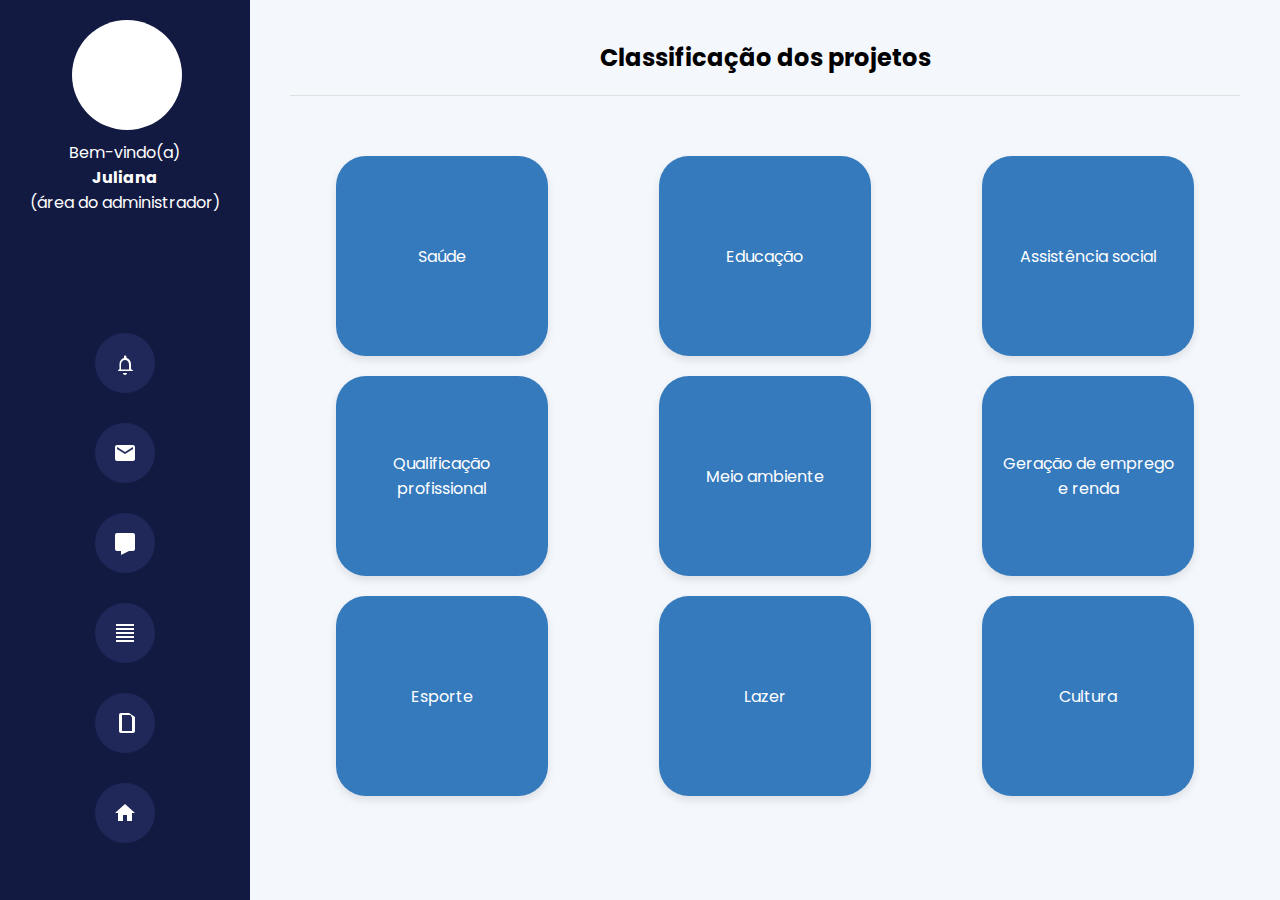
<file: adm.html>
<!DOCTYPE html>
<html lang="pt-BR">
<head>
    <meta charset="UTF-8">
    <meta name="viewport" content="width=device-width, initial-scale=1.0">
    <title>Classificação dos Projetos</title>
    <link rel="stylesheet" href="adm.css">
</head>
<body>
    <div class="container">
        <div class="sidebar">
            <div class="profile">
                <div class="profile-pic"></div>
                <p>Bem-vindo(a)<br><strong>Juliana</strong><br>(área do administrador)</p>
            </div>
            <nav class="nav">
                <a href="/site/not.html" class="nav-item">
                    <!-- Notificação -->
                    <svg xmlns="http://www.w3.org/2000/svg" fill="white" viewBox="0 0 24 24" width="24px" height="24px">
                        <path d="M12 24c1.1 0 2-.9 2-2h-4c0 1.1.9 2 2 2zm6-6v-5c0-2.8-1.9-5.2-4.5-5.9V6c0-.8-.7-1.5-1.5-1.5S11 5.2 11 6v1.1C8.4 7.8 6.5 10.2 6.5 13v5l-1.5 1.5v.5h15v-.5L18 18zm-2 .5h-8v-5c0-2.5 1.8-4.5 4-4.5s4 2 4 4.5v5z"/>
                    </svg>
                </a>
                <a href="/site/email.html" class="nav-item">
                    <!-- Email -->
                    <svg xmlns="http://www.w3.org/2000/svg" fill="white" viewBox="0 0 24 24" width="24px" height="24px">
                        <path d="M20 4H4c-1.1 0-2 .9-2 2v12c0 1.1.9 2 2 2h16c1.1 0 2-.9 2-2V6c0-1.1-.9-2-2-2zm0 4l-8 5-8-5V6l8 5 8-5v2z"/>
                    </svg>
                </a>
                <a href="/site/chat.html" class="nav-item">
                    <!-- Chatbox -->
                    <svg xmlns="http://www.w3.org/2000/svg" fill="white" viewBox="0 0 24 24" width="24px" height="24px">
                        <path d="M20 2H4c-1.1 0-2 .9-2 2v14c0 1.1.9 2 2 2h4v4l8-4h4c1.1 0 2-.9 2-2V4c0-1.1-.9-2-2-2z"/>
                    </svg>
                </a>
                <a href="/site/adm.html" class="nav-item">
                    <!-- Planilha -->
                    <svg xmlns="http://www.w3.org/2000/svg" fill="white" viewBox="0 0 24 24" width="24px" height="24px">
                        <path d="M3 3h18v2H3V3zm0 16h18v2H3v-2zm0-12h18v2H3v-2zm0 8h18v2H3v-2zm0-4h18v2H3v-2z"/>
                    </svg>
                </a>
                <a href="/site/docs.html" class="nav-item">
                    <!-- Documento -->
                    <svg xmlns="http://www.w3.org/2000/svg" fill="white" viewBox="0 0 24 24" width="24px" height="24px">
                        <path d="M20 2H8c-1.1 0-2 .9-2 2v16c0 1.1.9 2 2 2h12c1.1 0 2-.9 2-2V6l-6-4zm-1 18H9V4h8.5L19 6.5V20z"/>
                    </svg>
                </a>
                <a href="/site/index.html" class="nav-item">
                    <!-- Home -->
                    <svg xmlns="http://www.w3.org/2000/svg" fill="white" viewBox="0 0 24 24" width="24px" height="24px">
                        <path d="M10 20v-6h4v6h5v-8h3L12 3 2 12h3v8z"/>
                    </svg>
                </a>
            </nav>
        </div>
        <div class="main-content">
            <h1>Classificação dos projetos</h1>
            <div class="cards">
                <div class="card"> <a href="/projs.html" ">Saúde</a></div>
                <div class="card"> <a href="/projs.html" >Educação</a></div>
                <div class="card"> <a href="/projs.html" >Assistência social</a></div>
                <div class="card"> <a href="/projs.html" >Qualificação profissional</a></div>
                <div class="card"> <a href="/projs.html" >Meio ambiente</a></div>
                <div class="card"> <a href="/projs.html" >Geração de emprego e renda</a></div>
                <div class="card"> <a href="/projs.html" >Esporte</a></div>
                <div class="card"> <a href="/projs.html" >Lazer</a></div>
                <div class="card"> <a href="/projs.html" >Cultura</a></div>
            </div>
        </div>
    </div>
</body>
</html>
</file>
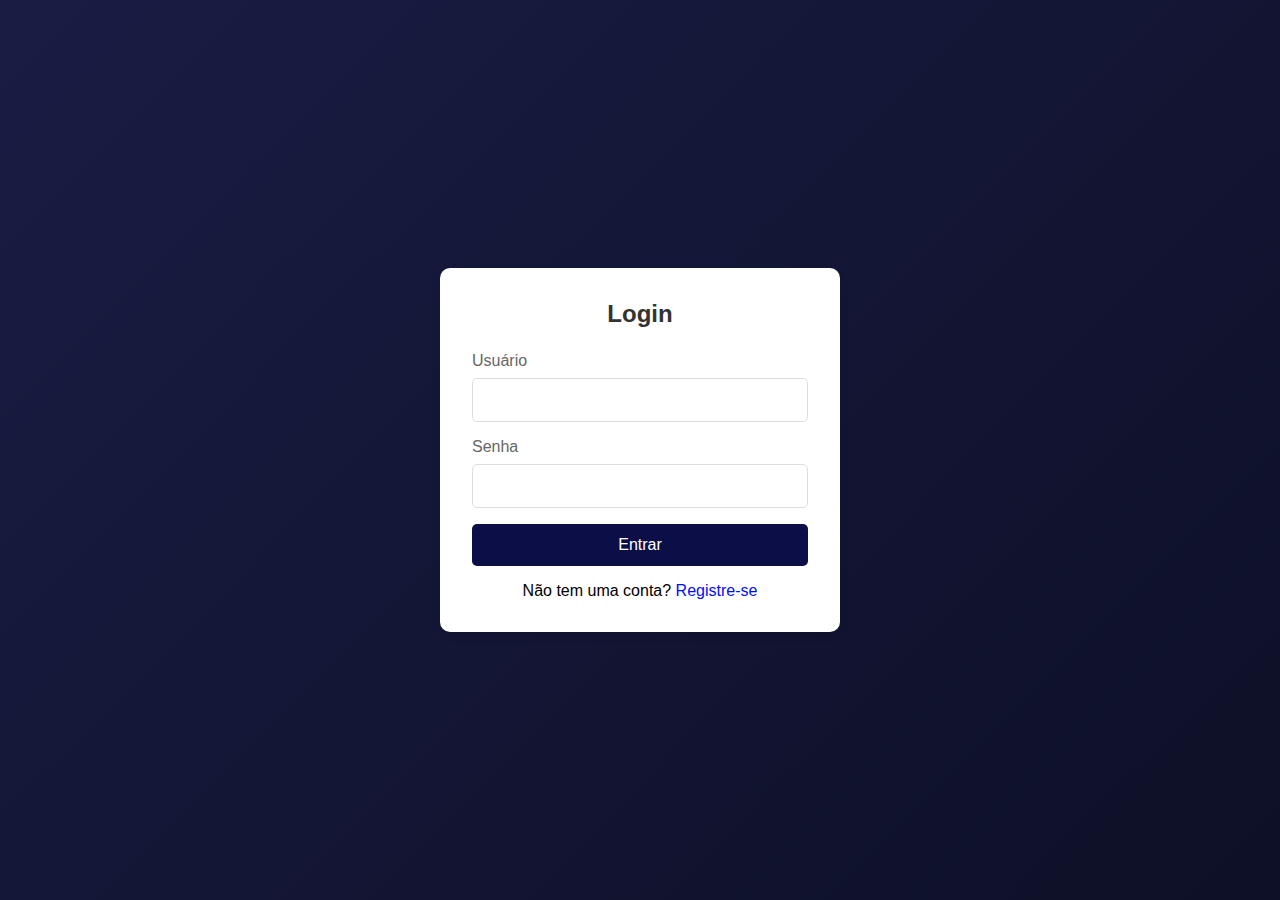
<file: login.html>
<!DOCTYPE html>
<html lang="pt-BR">
<head>
    <meta charset="UTF-8">
    <meta name="viewport" content="width=device-width, initial-scale=1.0">
    <title>Login</title>
    <link rel="stylesheet" href="login.css">
</head>
<body>
    <div class="login-container">
        <form class="login-form">
            <h2>Login</h2>
            <div class="input-group">
                <label for="username">Usuário</label>
                <input type="text" id="username" name="username" required>
            </div>
            <div class="input-group">
                <label for="password">Senha</label>
                <input type="password" id="password" name="password" required>
            </div>
            <button type="submit">Entrar</button>
            <p class="register-link">Não tem uma conta? <a href="/home/index.html">Registre-se</a></p>
        </form>
    </div>
</body>
</html>
</file>
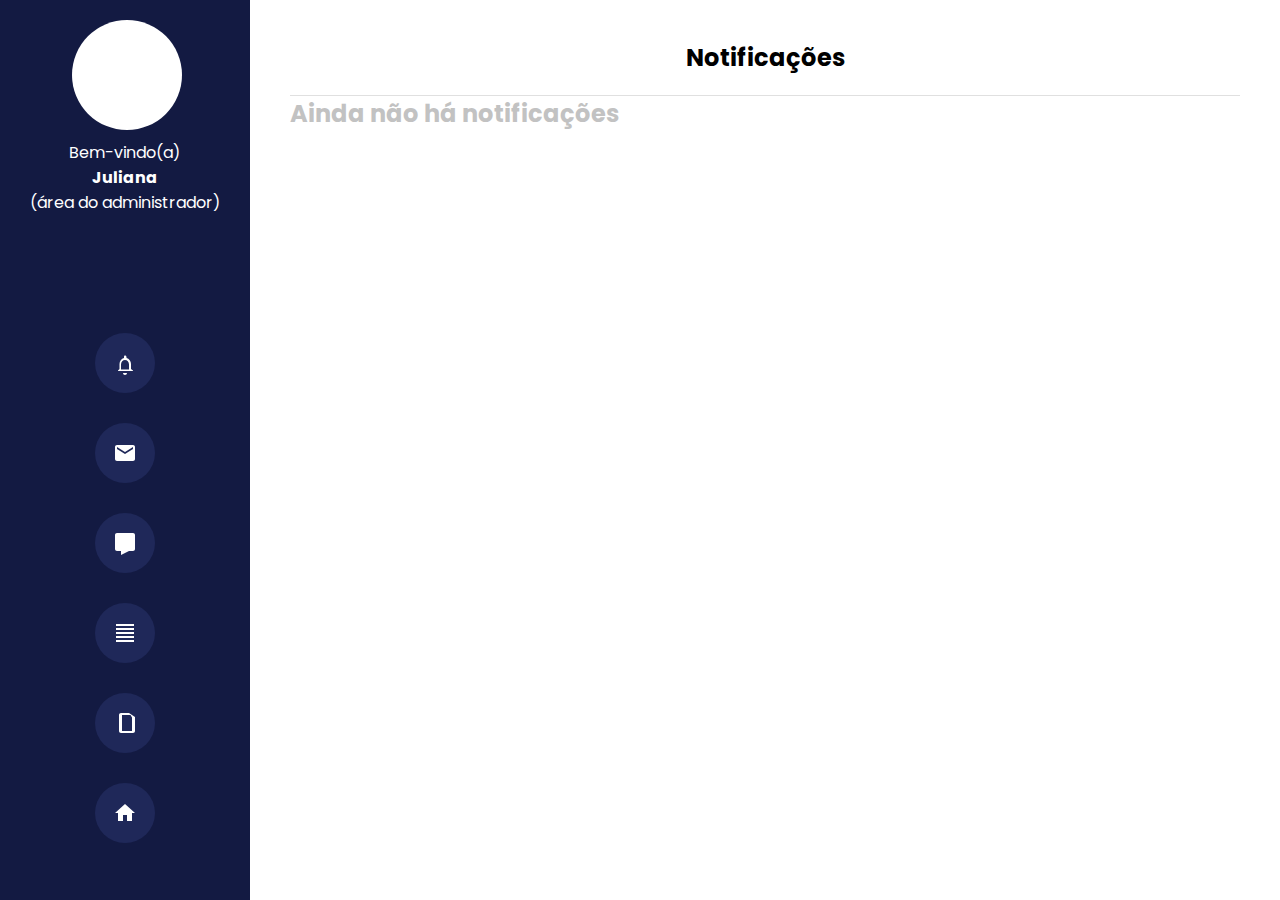
<file: not.html>
<!DOCTYPE html>
<html lang="pt-BR">
<head>
    <meta charset="UTF-8">
    <meta name="viewport" content="width=device-width, initial-scale=1.0">
    <title>Notificações</title>
    <link rel="stylesheet" href="not.css">
</head>
<body>
    <div class="container">
        <div class="sidebar">
            <div class="profile">
                <div class="profile-pic"></div>
                <p>Bem-vindo(a)<br><strong>Juliana</strong><br>(área do administrador)</p>
            </div>
            <nav class="nav">
                <a href="/site/not.html" class="nav-item">
                    <!-- Notificação -->
                    <svg xmlns="http://www.w3.org/2000/svg" fill="white" viewBox="0 0 24 24" width="24px" height="24px">
                        <path d="M12 24c1.1 0 2-.9 2-2h-4c0 1.1.9 2 2 2zm6-6v-5c0-2.8-1.9-5.2-4.5-5.9V6c0-.8-.7-1.5-1.5-1.5S11 5.2 11 6v1.1C8.4 7.8 6.5 10.2 6.5 13v5l-1.5 1.5v.5h15v-.5L18 18zm-2 .5h-8v-5c0-2.5 1.8-4.5 4-4.5s4 2 4 4.5v5z"/>
                    </svg>
                </a>
                <a href="/site/email.html" class="nav-item">
                    <!-- Email -->
                    <svg xmlns="http://www.w3.org/2000/svg" fill="white" viewBox="0 0 24 24" width="24px" height="24px">
                        <path d="M20 4H4c-1.1 0-2 .9-2 2v12c0 1.1.9 2 2 2h16c1.1 0 2-.9 2-2V6c0-1.1-.9-2-2-2zm0 4l-8 5-8-5V6l8 5 8-5v2z"/>
                    </svg>
                </a>
                <a href="/site/chat.html" class="nav-item">
                    <!-- Chatbox -->
                    <svg xmlns="http://www.w3.org/2000/svg" fill="white" viewBox="0 0 24 24" width="24px" height="24px">
                        <path d="M20 2H4c-1.1 0-2 .9-2 2v14c0 1.1.9 2 2 2h4v4l8-4h4c1.1 0 2-.9 2-2V4c0-1.1-.9-2-2-2z"/>
                    </svg>
                </a>
                <a href="/site/adm.html" class="nav-item">
                    <!-- Planilha -->
                    <svg xmlns="http://www.w3.org/2000/svg" fill="white" viewBox="0 0 24 24" width="24px" height="24px">
                        <path d="M3 3h18v2H3V3zm0 16h18v2H3v-2zm0-12h18v2H3v-2zm0 8h18v2H3v-2zm0-4h18v2H3v-2z"/>
                    </svg>
                </a>
                <a href="/site/docs.html" class="nav-item">
                    <!-- Documento -->
                    <svg xmlns="http://www.w3.org/2000/svg" fill="white" viewBox="0 0 24 24" width="24px" height="24px">
                        <path d="M20 2H8c-1.1 0-2 .9-2 2v16c0 1.1.9 2 2 2h12c1.1 0 2-.9 2-2V6l-6-4zm-1 18H9V4h8.5L19 6.5V20z"/>
                    </svg>
                </a>
                <a href="/site/index.html" class="nav-item">
                    <!-- Home -->
                    <svg xmlns="http://www.w3.org/2000/svg" fill="white" viewBox="0 0 24 24" width="24px" height="24px">
                        <path d="M10 20v-6h4v6h5v-8h3L12 3 2 12h3v8z"/>
                    </svg>
                </a>
            </nav>
            </div>
            <section class="main">
                <h1>Notificações</h1>
                <h2>Ainda não há notificações</h2>
            </section>
            </div>
            
        </body>
</file>
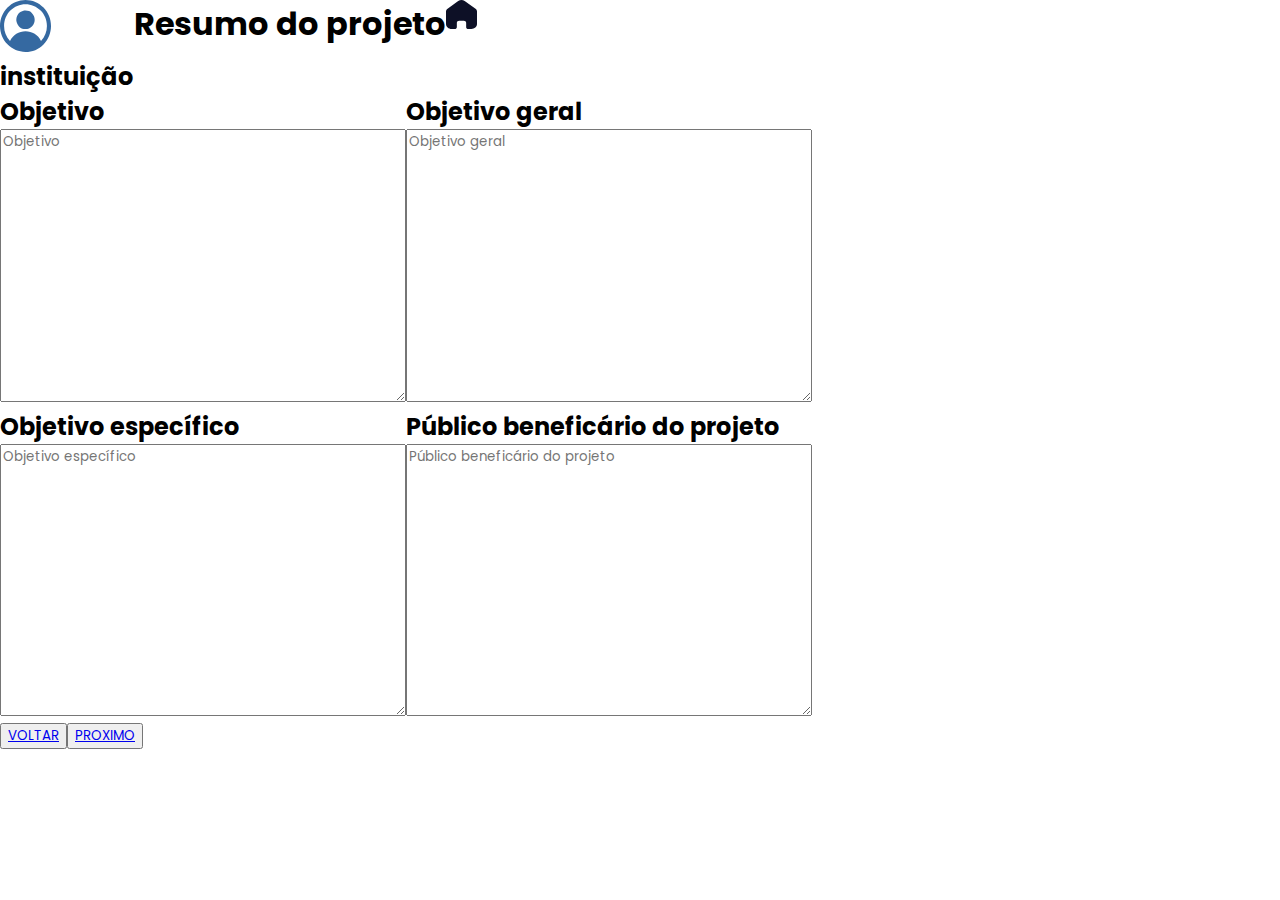
<file: projetos.html>
<!DOCTYPE html>
<html lang="en">

<head>
    <meta charset="UTF-8">
    <meta name="viewport" content="width=device-width, initial-scale=1.0">
    <link rel="stylesheet" href="/proponente.css">
    <link rel="preconnect" href="https://fonts.googleapis.com">
    <link rel="preconnect" href="https://fonts.gstatic.com" crossorigin>
    <link
        href="https://fonts.googleapis.com/css2?family=Poppins:ital,wght@0,100;0,200;0,300;0,400;0,500;0,600;0,700;0,800;0,900;1,100;1,200;1,300;1,400;1,500;1,600;1,700;1,800;1,900&display=swap"
        rel="stylesheet">
    <title>projeto</title>
</head>

<body>
    <main>
        <section>
            <div class="topo">
                <div class="menu">
                    <div class="perfil">
                        <svg width="51" height="52" viewBox="0 0 51 52" fill="none" xmlns="http://www.w3.org/2000/svg">
                            <path
                                d="M25.5 0C18.7393 0.00770751 12.2577 2.74946 7.47713 7.62374C2.69659 12.498 0.00755929 19.1067 0 26C0.0113275 32.8921 2.70156 39.4986 7.48129 44.372C12.261 49.2455 18.7405 51.9885 25.5 52C32.263 52 38.749 49.2607 43.5312 44.3848C48.3134 39.5088 51 32.8956 51 26C51 19.1044 48.3134 12.4912 43.5312 7.61522C38.749 2.73928 32.263 0 25.5 0ZM41.0101 41.003C39.578 38.0578 37.3671 35.5792 34.6269 33.8469C31.8867 32.1147 28.7262 31.1977 25.5021 31.1994C22.2779 31.2011 19.1184 32.1215 16.38 33.8567C13.6416 35.5919 11.4332 38.0729 10.0042 41.0197C6.19123 36.9876 4.06662 31.601 4.08 26C4.08 20.2077 6.33674 14.6526 10.3538 10.5568C14.3708 6.46099 19.8191 4.16 25.5 4.16C31.1809 4.16 36.6292 6.46099 40.6462 10.5568C44.6633 14.6526 46.92 20.2077 46.92 26C46.9328 31.5932 44.8137 36.9727 41.0101 41.003ZM25.5 10.4C23.6844 10.4 21.9095 10.949 20.3999 11.9774C18.8902 13.0059 17.7136 14.4678 17.0188 16.1781C16.324 17.8884 16.1422 19.7704 16.4964 21.586C16.8506 23.4017 17.7249 25.0695 19.0088 26.3785C20.2926 27.6875 21.9283 28.579 23.7091 28.9402C25.4898 29.3013 27.3356 29.1159 29.013 28.4075C30.6905 27.6991 32.1242 26.4994 33.1329 24.9601C34.1416 23.4209 34.68 21.6112 34.68 19.76C34.68 18.5308 34.4426 17.3137 33.9812 16.1781C33.5199 15.0425 32.8437 14.0106 31.9912 13.1415C31.1388 12.2723 30.1268 11.5829 29.013 11.1125C27.8993 10.6421 26.7055 10.4 25.5 10.4Z"
                                fill="#3569A1"></path>
                        </svg>
                        <h2>instituição</h2>
                    </div>
                    <h1>Resumo do projeto</h1>
                    <svg width="31" height="29" viewBox="0 0 31 29" fill="none" xmlns="http://www.w3.org/2000/svg"> <a
                            href=""></a>
                        <path
                            d="M10.8398 27.234V22.7871C10.8397 21.6602 11.8708 20.7447 13.148 20.7376H17.8374C19.1203 20.7376 20.1602 21.6552 20.1602 22.7871V27.2211C20.1602 28.1985 21.0539 28.9928 22.1616 29H25.361C26.8552 29.0033 28.2895 28.482 29.3475 27.551C30.4054 26.62 31 25.3558 31 24.0374V11.4055C31 10.3405 30.465 9.33032 29.5391 8.64706L18.6701 0.977688C16.7702 -0.363772 14.0567 -0.320438 12.213 1.08081L1.57776 8.64706C0.608156 9.31018 0.0286379 10.3233 0 11.4055V24.0245C0 26.7723 2.52468 29 5.63902 29H8.76532C9.29865 29.0033 9.81148 28.8188 10.19 28.4873C10.5685 28.1557 10.7814 27.7046 10.7813 27.234H10.8398Z"
                            fill="#0D1026"></path>
                    </svg>
                    </h1>
                </div>
            </div>
        </section>
        <section class="formulario2">
            <div class="forms2">
                <div class="etapa1">
                    <div>
                        <h2>Objetivo</h2>
                        <textarea name="" id="OB" placeholder="Objetivo"></textarea>
                    </div>
                    <div>
                        <h2>Objetivo específico</h2>
                        <textarea name="" id="OE" placeholder="Objetivo específico"></textarea>
                    </div>
                </div>
                <div class="etapa2">
                    <div>
                        <h2>Objetivo geral</h2>
                        <textarea name="" id="OG" placeholder="Objetivo geral"></textarea>
                    </div>
                    <div>
                        <h2>Público beneficário do projeto</h2>
                        <textarea name="" id="PBP" placeholder="Público beneficário do projeto"></textarea>
                    </div>
                </div>
            </div>
            <div class="base">
                <button class="voltar"><a href="/index.html">VOLTAR</a></button>
                <button class="proximo"><a href="#">PROXIMO</a>
                </button>
            </div>
        </section>
    </main>

</body>

</html>
</file>
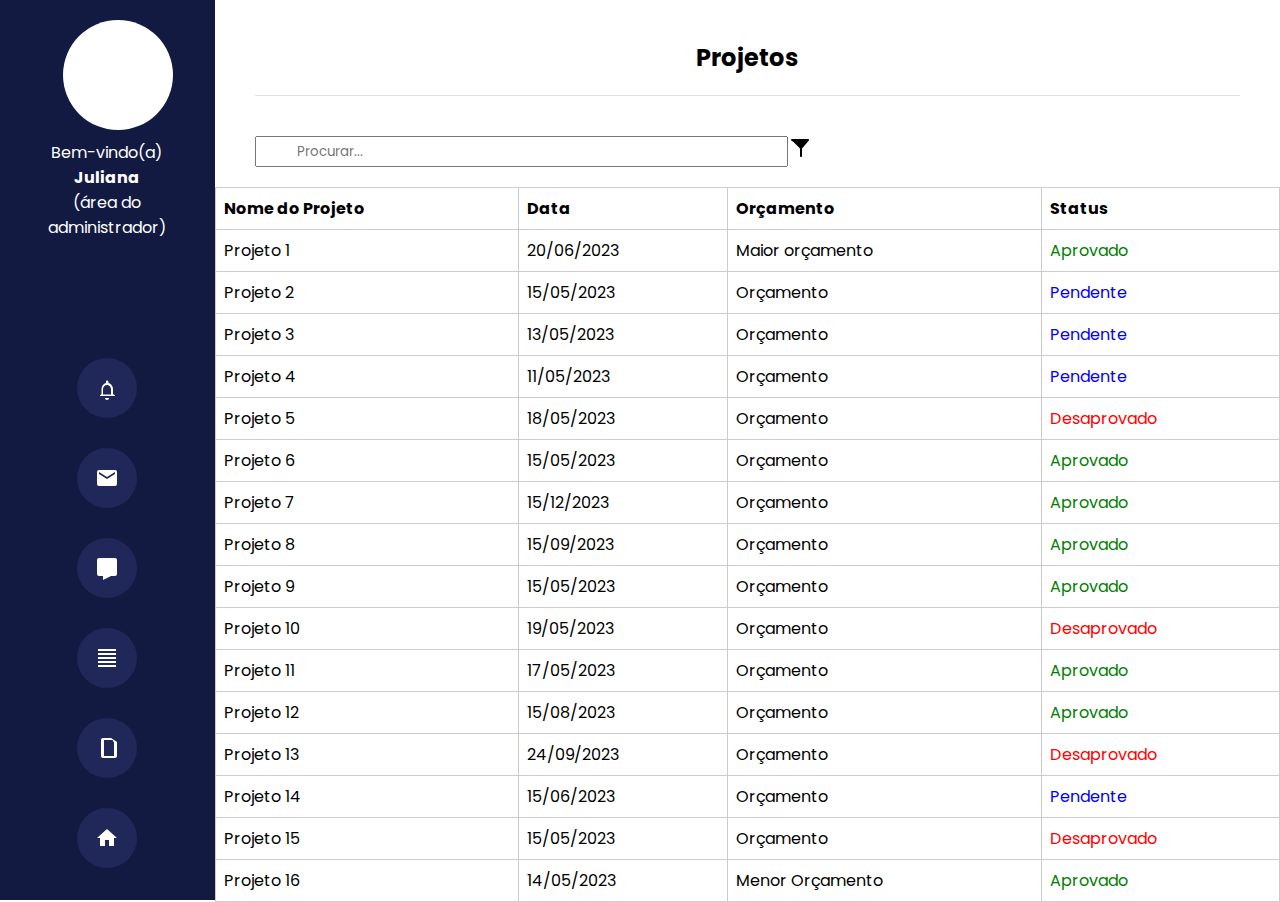
<file: projs.html>
<!DOCTYPE html>
<html lang="en">
<head>
    <meta charset="UTF-8">
    <meta name="viewport" content="width=device-width, initial-scale=1.0">
    <title>Lista de projetos</title>
    <link rel="stylesheet" href="projs.css">
</head>
<body>
    <div class="container">
    <div class="sidebar">
        <div class="profile">
            <div class="profile-pic"></div>
            <p>Bem-vindo(a)<br><strong>Juliana</strong><br>(área do administrador)</p>
        </div>
        <nav class="nav">
            <a href="/site/not.html" class="nav-item">
                <!-- Notificação -->
                <svg xmlns="http://www.w3.org/2000/svg" fill="white" viewBox="0 0 24 24" width="24px" height="24px">
                    <path d="M12 24c1.1 0 2-.9 2-2h-4c0 1.1.9 2 2 2zm6-6v-5c0-2.8-1.9-5.2-4.5-5.9V6c0-.8-.7-1.5-1.5-1.5S11 5.2 11 6v1.1C8.4 7.8 6.5 10.2 6.5 13v5l-1.5 1.5v.5h15v-.5L18 18zm-2 .5h-8v-5c0-2.5 1.8-4.5 4-4.5s4 2 4 4.5v5z"/>
                </svg>
            </a>
            <a href="/site/email.html" class="nav-item">
                <!-- Email -->
                <svg xmlns="http://www.w3.org/2000/svg" fill="white" viewBox="0 0 24 24" width="24px" height="24px">
                    <path d="M20 4H4c-1.1 0-2 .9-2 2v12c0 1.1.9 2 2 2h16c1.1 0 2-.9 2-2V6c0-1.1-.9-2-2-2zm0 4l-8 5-8-5V6l8 5 8-5v2z"/>
                </svg>
            </a>
            <a href="/site/chat.html" class="nav-item">
                <!-- Chatbox -->
                <svg xmlns="http://www.w3.org/2000/svg" fill="white" viewBox="0 0 24 24" width="24px" height="24px">
                    <path d="M20 2H4c-1.1 0-2 .9-2 2v14c0 1.1.9 2 2 2h4v4l8-4h4c1.1 0 2-.9 2-2V4c0-1.1-.9-2-2-2z"/>
                </svg>
            </a>
            <a href="/site/adm.html" class="nav-item">
                <!-- Planilha -->
                <svg xmlns="http://www.w3.org/2000/svg" fill="white" viewBox="0 0 24 24" width="24px" height="24px">
                    <path d="M3 3h18v2H3V3zm0 16h18v2H3v-2zm0-12h18v2H3v-2zm0 8h18v2H3v-2zm0-4h18v2H3v-2z"/>
                </svg>
            </a>
            <a href="/site/docs.html" class="nav-item">
                <!-- Documento -->
                <svg xmlns="http://www.w3.org/2000/svg" fill="white" viewBox="0 0 24 24" width="24px" height="24px">
                    <path d="M20 2H8c-1.1 0-2 .9-2 2v16c0 1.1.9 2 2 2h12c1.1 0 2-.9 2-2V6l-6-4zm-1 18H9V4h8.5L19 6.5V20z"/>
                </svg>
            </a>
            <a href="/site/index.html" class="nav-item">
                <!-- Home -->
                <svg xmlns="http://www.w3.org/2000/svg" fill="white" viewBox="0 0 24 24" width="24px" height="24px">
                    <path d="M10 20v-6h4v6h5v-8h3L12 3 2 12h3v8z"/>
                </svg>
            </a>
        </nav>
    </div>
    <div id="proj">
    <section class="main">
        <h1>Projetos</h1>
        
    </section>
    <div class="pesquisa">
        <input type="text" class="pesquisa" placeholder="Procurar...">
        <div class="filtro" >
            <svg xmlns="http://www.w3.org/2000/svg" viewBox="0 0 24 24" width="24" height="24">
                <path d="M3 4c0-.552.447-1 1-1h16c.553 0 1 .448 1 1 0 .263-.104.516-.293.707L14 12.414V20c0 .552-.447 1-1 1s-1-.448-1-1v-7.586l-6.707-6.707C3.104 4.516 3 4.263 3 4z"/>
            </svg>
        </div>
        
    </div>
    <table class="tab" id="tab">
        <thead>
            <tr>
                <th>Nome do Projeto</th>
                <th>Data</th>
                <th>Orçamento</th>
                <th>Status</th>
            </tr>
        </thead>
        <tbody>
            <tr>
                <td><a href="/site/projeto.html">Projeto 1</a></td>
                <td>20/06/2023</td>
                <td>Maior orçamento</td>
                <td class="status">Aprovado</td>
            </tr>
            <tr>
                <td><a href="/site/projeto.html">Projeto 2</a></td>
                <td>15/05/2023</td>
                <td>Orçamento</td>
                <td class="status">Pendente</td>
            </tr>
            <tr>
                <td><a href="/site/projeto.html">Projeto 3</a></td>
                <td>13/05/2023</td>
                <td>Orçamento</td>
                <td class="status">Pendente</td>
            </tr>
            <tr>
                <td><a href="/site/projeto.html">Projeto 4</a></td>
                <td>11/05/2023</td>
                <td>Orçamento</td>
                <td class="status">Pendente</td>
            </tr>
            <tr>
                <td><a href="/site/projeto.html">Projeto 5</a></td>
                <td>18/05/2023</td>
                <td>Orçamento</td>
                <td class="status">Desaprovado</td>
            </tr>
            <tr>
                <td><a href="/site/projeto.html">Projeto 6</a></td>
                <td>15/05/2023</td>
                <td>Orçamento</td>
                <td class="status">Aprovado</td>
            </tr>
            <tr>
                <td><a href="/site/projeto.html">Projeto 7</a></td>
                <td>15/12/2023</td>
                <td>Orçamento</td>
                <td class="status">Aprovado</td>
            </tr>
            <tr>
                <td><a href="/site/projeto.html">Projeto 8</a></td>
                <td>15/09/2023</td>
                <td>Orçamento</td>
                <td class="status">Aprovado</td>
            </tr>
            <tr>
                <td><a href="/site/projeto.html">Projeto 9</a></td>
                <td>15/05/2023</td>
                <td>Orçamento</td>
                <td class="status">Aprovado</td>
            </tr>
            <tr>
                <td><a href="/site/projeto.html">Projeto 10</a></td>
                <td>19/05/2023</td>
                <td>Orçamento</td>
                <td class="status">Desaprovado</td>
            </tr>
            <tr>
                <td><a href="/site/projeto.html">Projeto 11</a></td>
                <td>17/05/2023</td>
                <td>Orçamento</td>
                <td class="status">Aprovado</td>
            </tr>
            <tr>
                <td><a href="/site/projeto.html">Projeto 12</a></td>
                <td>15/08/2023</td>
                <td>Orçamento</td>
                <td class="status">Aprovado</td>
            </tr>
            <tr>
                <td><a href="/site/projeto.html">Projeto 13</a></td>
                <td>24/09/2023</td>
                <td>Orçamento</td>
                <td class="status">Desaprovado</td>
            </tr>
            <tr>
                <td><a href="/site/projeto.html">Projeto 14</a></td>
                <td>15/06/2023</td>
                <td>Orçamento</td>
                <td class="status">Pendente</td>
            </tr>
            <tr>
                <td><a href="/site/projeto.html">Projeto 15</a></td>
                <td>15/05/2023</td>
                <td>Orçamento</td>
                <td class="status">Desaprovado</td>
            </tr>
            <tr>
                <td><a href="/site/projeto.html">Projeto 16</a></td>
                <td>14/05/2023</td>
                <td> Menor Orçamento</td>
                <td class="status">Aprovado</td>
            </tr>

        </tbody>
    </table>

</div>
<script src="index.js"></script>
</body>
</html>
</file>
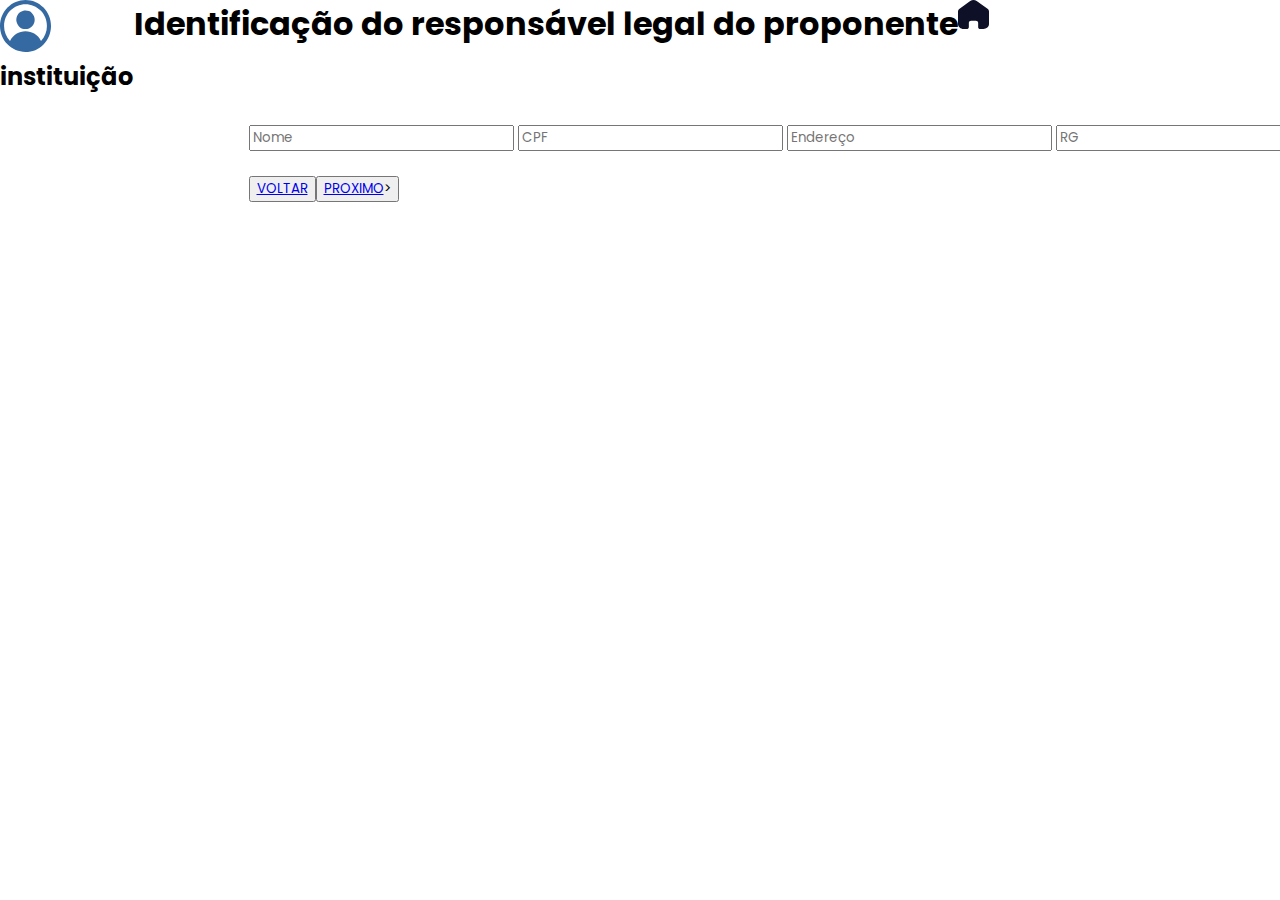
<file: proponente.html>
<!DOCTYPE html>
<html lang="en">
<head>
    <meta charset="UTF-8">
    <meta name="viewport" content="width=device-width, initial-scale=1.0">
    <link rel="stylesheet" href="/proponente.css">
    <link rel="preconnect" href="https://fonts.googleapis.com">
    <link rel="preconnect" href="https://fonts.gstatic.com" crossorigin>
    <link href="https://fonts.googleapis.com/css2?family=Poppins:ital,wght@0,100;0,200;0,300;0,400;0,500;0,600;0,700;0,800;0,900;1,100;1,200;1,300;1,400;1,500;1,600;1,700;1,800;1,900&display=swap" rel="stylesheet">
    <title>proponente</title>
</head>
<body>
    <main><section>
        <div class="topo">
            <div class="menu">
                <div class="perfil">
                <svg width="51" height="52" viewBox="0 0 51 52" fill="none" xmlns="http://www.w3.org/2000/svg">
                    <path d="M25.5 0C18.7393 0.00770751 12.2577 2.74946 7.47713 7.62374C2.69659 12.498 0.00755929 19.1067 0 26C0.0113275 32.8921 2.70156 39.4986 7.48129 44.372C12.261 49.2455 18.7405 51.9885 25.5 52C32.263 52 38.749 49.2607 43.5312 44.3848C48.3134 39.5088 51 32.8956 51 26C51 19.1044 48.3134 12.4912 43.5312 7.61522C38.749 2.73928 32.263 0 25.5 0ZM41.0101 41.003C39.578 38.0578 37.3671 35.5792 34.6269 33.8469C31.8867 32.1147 28.7262 31.1977 25.5021 31.1994C22.2779 31.2011 19.1184 32.1215 16.38 33.8567C13.6416 35.5919 11.4332 38.0729 10.0042 41.0197C6.19123 36.9876 4.06662 31.601 4.08 26C4.08 20.2077 6.33674 14.6526 10.3538 10.5568C14.3708 6.46099 19.8191 4.16 25.5 4.16C31.1809 4.16 36.6292 6.46099 40.6462 10.5568C44.6633 14.6526 46.92 20.2077 46.92 26C46.9328 31.5932 44.8137 36.9727 41.0101 41.003ZM25.5 10.4C23.6844 10.4 21.9095 10.949 20.3999 11.9774C18.8902 13.0059 17.7136 14.4678 17.0188 16.1781C16.324 17.8884 16.1422 19.7704 16.4964 21.586C16.8506 23.4017 17.7249 25.0695 19.0088 26.3785C20.2926 27.6875 21.9283 28.579 23.7091 28.9402C25.4898 29.3013 27.3356 29.1159 29.013 28.4075C30.6905 27.6991 32.1242 26.4994 33.1329 24.9601C34.1416 23.4209 34.68 21.6112 34.68 19.76C34.68 18.5308 34.4426 17.3137 33.9812 16.1781C33.5199 15.0425 32.8437 14.0106 31.9912 13.1415C31.1388 12.2723 30.1268 11.5829 29.013 11.1125C27.8993 10.6421 26.7055 10.4 25.5 10.4Z" fill="#3569A1"/>
                    </svg>
                    <h2>instituição</h2>
                    </div>
                    <h1>Identificação do responsável legal do proponente</h1>
                    <svg width="31" height="29" viewBox="0 0 31 29" fill="none" xmlns="http://www.w3.org/2000/svg"> <a href=""></a>
                        <path d="M10.8398 27.234V22.7871C10.8397 21.6602 11.8708 20.7447 13.148 20.7376H17.8374C19.1203 20.7376 20.1602 21.6552 20.1602 22.7871V27.2211C20.1602 28.1985 21.0539 28.9928 22.1616 29H25.361C26.8552 29.0033 28.2895 28.482 29.3475 27.551C30.4054 26.62 31 25.3558 31 24.0374V11.4055C31 10.3405 30.465 9.33032 29.5391 8.64706L18.6701 0.977688C16.7702 -0.363772 14.0567 -0.320438 12.213 1.08081L1.57776 8.64706C0.608156 9.31018 0.0286379 10.3233 0 11.4055V24.0245C0 26.7723 2.52468 29 5.63902 29H8.76532C9.29865 29.0033 9.81148 28.8188 10.19 28.4873C10.5685 28.1557 10.7814 27.7046 10.7813 27.234H10.8398Z" fill="#0D1026"/>
                        </svg>
            </div>
        </div>
    </section>
    <section class="formulario">
        <div class="forms">
            <input type="text" placeholder="Nome">
            <input type="text" placeholder="CPF">
            <input type="text" placeholder="Endereço">
            <input type="text" placeholder="RG">
            <input type="text" placeholder="Telefone">
            <input type="text" placeholder="Órgão expeditor">
            <input type="text" placeholder="Cargo OSC">
        </div>
        <div class="base">
            <button class="voltar"><a href="#">VOLTAR</a></button>
            <button class="proximo"><a href="/projetos.html">PROXIMO</a>></button>
        </div>
    </section>
</main>
</body>
</html>
</file>
<file: adm.css>
@import url('https://fonts.googleapis.com/css2?family=Poppins:ital,wght@0,100;0,200;0,300;0,400;0,500;0,600;0,700;0,800;0,900;1,100;1,200;1,300;1,400;1,500;1,600;1,700;1,800;1,900&display=swap');
* {
    margin: 0;
    padding: 0;
    box-sizing: border-box;
    font-family: "Poppins", sans-serif;
}

body {
    display: flex;
    height: 100vh;
}

.container {
    display: flex;
    width: 100%;
}

.sidebar {
    background-color: #131A42;
    color: white;
    width: 250px;
    padding: 20px;
    display: flex;
    flex-direction: column;
    align-items: center;
}

.profile {
    text-align: center;
    margin-bottom: 50px;
}

.profile-pic {
    width: 110px;
    height: 110px;
    background-color: #FFFFFF;
    border-radius: 50%;
    margin-bottom: 10px;
    margin-left: 32pt;
}

.profile p {
    margin-top: 10px;
    font-size: 16px;
}
.img{
    width: 100%;
    border-radius: 50%;
}
.nav {
    display: flex;
    flex-direction: column;
    align-items: center;
    margin-top: 40pt;
    
}
.nav-item:hover{
    background-color: #131A42;
}

.nav-item {
    margin: 15px 0;
    width: 60px;
    height: 60px;
    background-color: #1F2859;
    border-radius: 50%;
    display: flex;
    justify-content: center;
    align-items: center;
    cursor: pointer;
    position: relative;
    transition: 0.5s;
}

.nav-item i {
    color: white;
    font-size: 18px;
}

.main-content {
    flex: 1;
    padding: 40px;
    background-color: #F4F7FC;
}

h1 {
    margin-bottom: 30px;
    font-size: 24px;
    text-align: center;
    border-bottom: 1px solid rgb(224, 224, 224);
    padding-bottom: 20px;
}

.cards {
    display: grid;
    grid-template-columns: repeat(3, 1fr);
    gap: 20px;
    justify-items: center;
    margin-top: 60px ;
}

.card {
    background-color: #357ABD;
    color: white;
    padding: 40px 20px;
    border-radius: 30px;
    text-align: center;
    box-shadow: 0 4px 8px rgba(0, 0, 0, 0.1);
    font-size: 16px;
    cursor: pointer;
    transition: transform 0.2s;
    width: 70%;
    height: 200px; 
    display: flex;
    align-items: center;
    justify-content: center;
}

.card:hover {
    transform: translateY(-5px);
}

 a{
    text-decoration: none;
    color: #FFFFFF;
}
</file>
<file: login.css>
* {
    margin: 0;
    padding: 0;
    box-sizing: border-box;
    font-family: 'Arial', sans-serif;
}

body {
    display: flex;
    justify-content: center;
    align-items: center;
    height: 100vh;
    background: linear-gradient(135deg, #1a1c44, #0D1026);
}

.login-container {
    background-color: #fff;
    padding: 2rem;
    border-radius: 10px;
    box-shadow: 0 4px 8px rgba(0, 0, 0, 0.1);
    max-width: 400px;
    width: 100%;
}

.login-form h2 {
    text-align: center;
    margin-bottom: 1.5rem;
    color: #333;
}

.input-group {
    margin-bottom: 1rem;
}

.input-group label {
    display: block;
    margin-bottom: 0.5rem;
    color: #666;
}

.input-group input {
    width: 100%;
    padding: 0.75rem;
    border: 1px solid #ddd;
    border-radius: 5px;
    font-size: 1rem;
}

button {
    width: 100%;
    padding: 0.75rem;
    border: none;
    border-radius: 5px;
    background-color: #0c0f47;
    color: #fff;
    font-size: 1rem;
    cursor: pointer;
    transition: background-color 0.3s ease;
}

button:hover {
    background-color: #3137af;
}

.register-link {
    text-align: center;
    margin-top: 1rem;
}

.register-link a {
    color: #000DFF;
    text-decoration: none;
    transition: color 0.3s ease;
}

.register-link a:hover {
    color: #6B73FF;
}
</file>
<file: not.css>
@import url('https://fonts.googleapis.com/css2?family=Poppins:ital,wght@0,100;0,200;0,300;0,400;0,500;0,600;0,700;0,800;0,900;1,100;1,200;1,300;1,400;1,500;1,600;1,700;1,800;1,900&display=swap');
* {
    margin: 0;
    padding: 0;
    box-sizing: border-box;
    font-family: "Poppins", sans-serif;
}

body {
    display: flex;
    height: 100vh;
}

.container {
    display: flex;
    width: 100%;
}

.sidebar {
    background-color: #131A42;
    color: white;
    width: 250px;
    padding: 20px;
    display: flex;
    flex-direction: column;
    align-items: center;
}

.profile {
    text-align: center;
    margin-bottom: 50px;
}

.profile-pic {
    width: 110px;
    height: 110px;
    background-color: #FFFFFF;
    border-radius: 50%;
    margin-bottom: 10px;
    margin-left: 32pt;
}

.profile p {
    margin-top: 10px;
    font-size: 16px;
}
.img{
    width: 100%;
    border-radius: 50%;
}
.nav {
    display: flex;
    flex-direction: column;
    align-items: center;
    margin-top: 40pt;
    
}
.nav-item:hover{
    background-color: #131A42;
}

.nav-item {
    margin: 15px 0;
    width: 60px;
    height: 60px;
    background-color: #1F2859;
    border-radius: 50%;
    display: flex;
    justify-content: center;
    align-items: center;
    cursor: pointer;
    position: relative;
    transition: 0.5s;
}

.nav-item i {
    color: white;
    font-size: 18px;
}

.main-content {
    flex: 1;
    padding: 40px;
    background-color: #F4F7FC;
}

.main{
    flex: 1;
    padding: 40px;
}
    
h1 {
        
        font-size: 24px;
        text-align: center;
        border-bottom: 1px solid rgb(224, 224, 224);
        padding-bottom: 20px;
    }

 h2 {
    color: rgb(194, 194, 194);
}
</file>
<file: proponente.css>
*{
    margin: 0%;
    width: max-content;
    font-family: 'Poppins', sans-serif;
}
.poppins-thin {
    font-family: "Poppins", sans-serif;
    font-weight: 100;
    font-style: normal;
  }
  
  .poppins-extralight {
    font-family: "Poppins", sans-serif;
    font-weight: 200;
    font-style: normal;
  }
  
  .poppins-light {
    font-family: "Poppins", sans-serif;
    font-weight: 300;
    font-style: normal;
  }
  
  .poppins-regular {
    font-family: "Poppins", sans-serif;
    font-weight: 400;
    font-style: normal;
  }

  /* corpo */
.menu{
  display: flex;
  justify-content: space-between;
}

.formulario{
    max-width: 492px;
    margin: 0 auto;
    display: flex;
    justify-content: space-between;
    flex-direction: column;
    gap: 25px;
    margin-top: 30px;
}
.formulario2{
  max-width: 80em;
  margin: 0 auto;
  display: flex;
  justify-content: space-between;
  flex-direction: column;
}
.base{
  display: flex;
  align-items: center;
  justify-content: space-around;
  }

textarea{
  width: 30em;
  height: 20em;
}

.forms2{
  display: flex;
  justify-content: space-between;
}
</file>
<file: projs.css>
@import url('https://fonts.googleapis.com/css2?family=Poppins:ital,wght@0,100;0,200;0,300;0,400;0,500;0,600;0,700;0,800;0,900;1,100;1,200;1,300;1,400;1,500;1,600;1,700;1,800;1,900&display=swap');
* {
    margin: 0;
    padding: 0;
    box-sizing: border-box;
    font-family: "Poppins", sans-serif;
}

body {
    display: flex;
    height: 100vh;
}

.container {
    display: flex;
    width: 100%;
    
}

.sidebar {
    background-color: #131A42;
    color: white;
    width: 250px;
    padding: 20px;
    display: flex;
    flex-direction: column;
    align-items: center;
}

.profile {
    text-align: center;
    margin-bottom: 50px;
}

.profile-pic {
    width: 110px;
    height: 110px;
    background-color: #FFFFFF;
    border-radius: 50%;
    margin-bottom: 10px;
    margin-left: 32pt;
}

.profile p {
    margin-top: 10px;
    font-size: 16px;
}
.img{
    width: 100%;
    border-radius: 50%;
}
.nav {
    display: flex;
    flex-direction: column;
    align-items: center;
    margin-top: 40pt;
    
}
.nav-item:hover{
    background-color: #131A42;
}

.nav-item {
    margin: 15px 0;
    width: 60px;
    height: 60px;
    background-color: #1F2859;
    border-radius: 50%;
    display: flex;
    justify-content: center;
    align-items: center;
    cursor: pointer;
    position: relative;
    transition: 0.5s;
}

.nav-item i {
    color: white;
    font-size: 18px;
}
.main{
    flex: 1;
    padding: 40px;
}
    
h1 {
        
        font-size: 24px;
        text-align: center;
        border-bottom: 1px solid rgb(224, 224, 224);
        padding-bottom: 20px;
    }
    #proj{
        width: 100%;
    }
    .pesquisa{
        display: flex;
        padding-left: 30pt;
    }
    input{
        width: 400pt;
        
    }
    .tab {
        width: 100%;
        border-collapse: collapse;
        margin: 20px 0;
    }
    
    .tab th, .tab td {
        border: 1px solid #ccc;
        padding: 8px;
        text-align: left;
        
    }
    a{
        color:black;
        text-decoration: none;
    }
</file>
